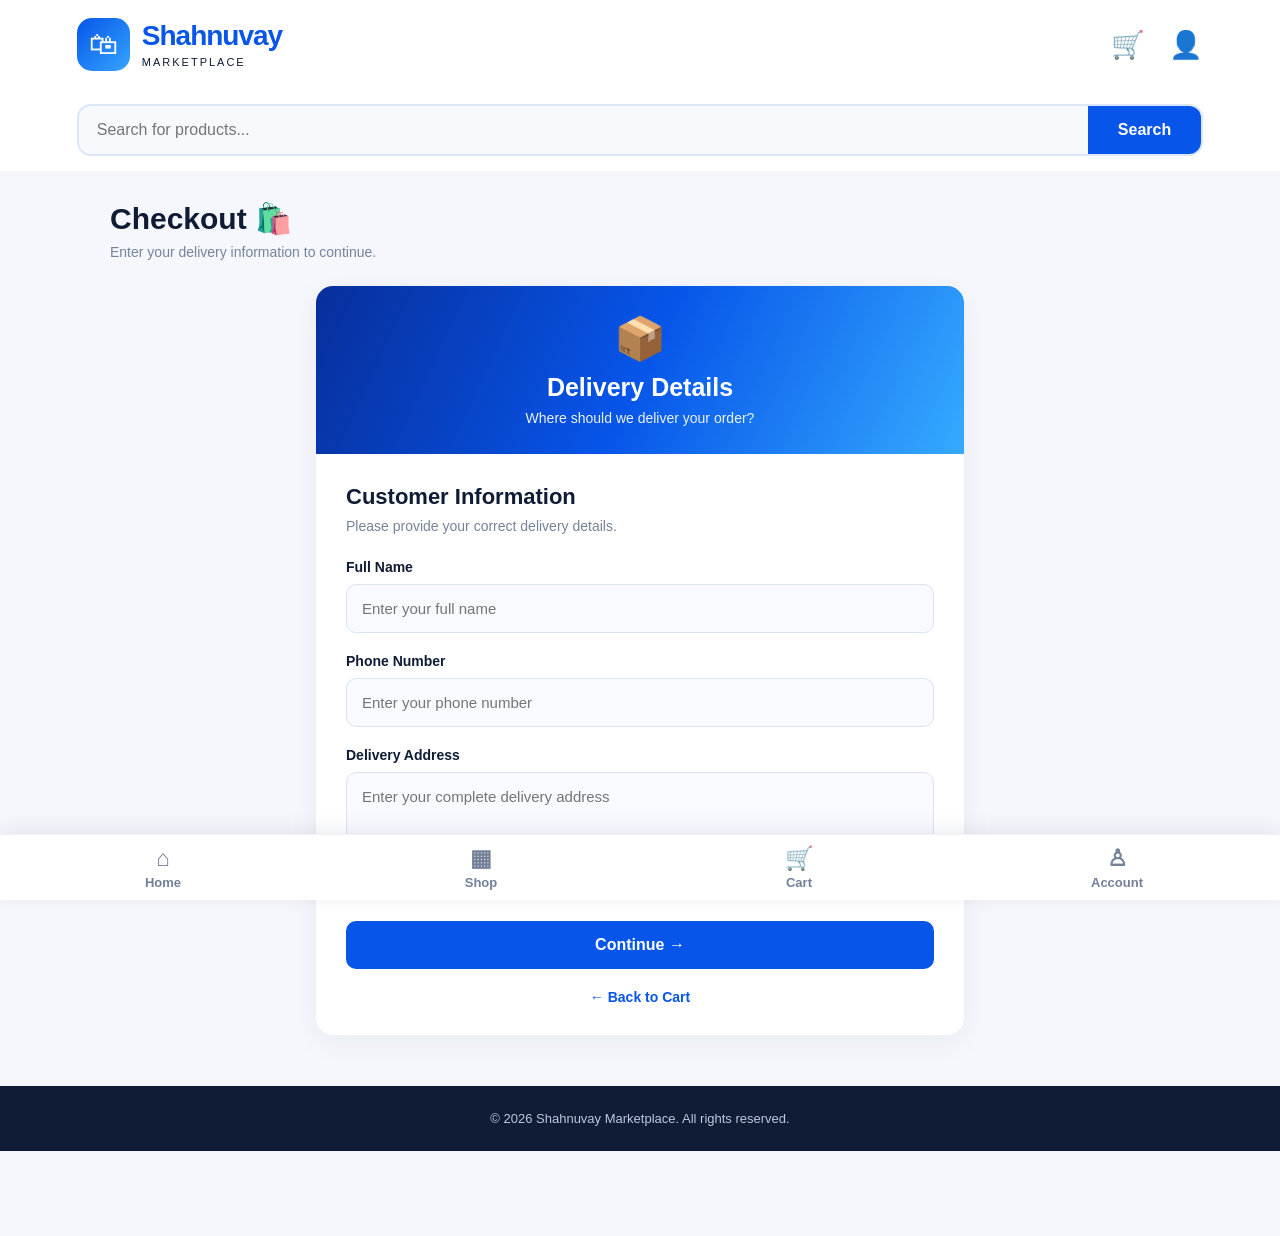
<file: templates/checkout.html>
<!DOCTYPE html>
<html lang="en">
<head>
<meta charset="UTF-8">
<meta name="viewport" content="width=device-width, initial-scale=1.0">
<title>Checkout - Shahnuvay Marketplace</title>

<style>
* {
    margin: 0;
    padding: 0;
    box-sizing: border-box;
}

:root {
    --blue: #0755e9;
    --navy: #101b35;
    --bg: #f5f7fc;
    --text: #18243b;
    --muted: #77839a;
}

body {
    font-family: Arial, Helvetica, sans-serif;
    background: var(--bg);
    color: var(--text);
    padding-bottom: 85px;
}

/* HEADER */

.header {
    background: white;
    padding: 18px 6%;
    display: flex;
    justify-content: space-between;
    align-items: center;
    box-shadow: 0 3px 15px #152b4c0d;
}

.logo {
    display: flex;
    align-items: center;
    gap: 12px;
    text-decoration: none;
}

.logo-icon {
    width: 53px;
    height: 53px;
    background: linear-gradient(135deg,#0755e9,#35a5ff);
    color: white;
    border-radius: 15px;
    display: grid;
    place-items: center;
    font-size: 29px;
}

.logo h1 {
    color: var(--blue);
    font-size: 28px;
    font-weight: 900;
    letter-spacing: -1px;
}

.logo small {
    color: var(--navy);
    font-size: 11px;
    letter-spacing: 2px;
}

.header-actions {
    display: flex;
    gap: 24px;
}

.header-actions a {
    color: var(--navy);
    text-decoration: none;
    font-size: 27px;
}

/* SEARCH */

.search-area {
    background: white;
    padding: 15px 6%;
}

.search-box {
    max-width: 1150px;
    margin: auto;
    display: flex;
    border: 2px solid #dce6fa;
    background: #f7f9fd;
    border-radius: 14px;
    overflow: hidden;
}

.search-box input {
    flex: 1;
    min-width: 0;
    border: none;
    outline: none;
    background: transparent;
    padding: 15px 18px;
    font-size: 16px;
}

.search-box button {
    border: none;
    background: var(--blue);
    color: white;
    padding: 0 30px;
    font-size: 16px;
    font-weight: bold;
    cursor: pointer;
}

/* CHECKOUT */

.container {
    max-width: 1100px;
    margin: 30px auto;
    padding: 0 20px;
}

.page-heading {
    margin-bottom: 25px;
}

.page-heading h2 {
    font-size: 30px;
    color: var(--navy);
}

.page-heading p {
    color: var(--muted);
    margin-top: 8px;
    font-size: 14px;
}

.checkout-wrapper {
    max-width: 650px;
    margin: auto;
}

.checkout-card {
    background: white;
    border-radius: 18px;
    overflow: hidden;
    border: 1px solid #edf0f5;
    box-shadow: 0 8px 30px #14233c0d;
}

.checkout-banner {
    background: linear-gradient(115deg,#082e9b,#0755e9,#35aaff);
    padding: 28px 20px;
    text-align: center;
    color: white;
}

.checkout-banner .icon {
    font-size: 42px;
    margin-bottom: 10px;
}

.checkout-banner h3 {
    font-size: 25px;
}

.checkout-banner p {
    margin-top: 8px;
    font-size: 14px;
    color: #eaf3ff;
}

.checkout-content {
    padding: 30px;
}

.checkout-content h3 {
    color: var(--navy);
    font-size: 22px;
    margin-bottom: 8px;
}

.subtitle {
    color: var(--muted);
    font-size: 14px;
    margin-bottom: 25px;
}

/* FORM */

.form-group {
    margin-bottom: 20px;
}

.form-group label {
    display: block;
    font-size: 14px;
    font-weight: bold;
    margin-bottom: 9px;
    color: var(--navy);
}

.form-group input,
.form-group textarea {
    width: 100%;
    padding: 15px;
    border: 1px solid #dce3ef;
    border-radius: 10px;
    outline: none;
    background: #f8faff;
    font-size: 15px;
    font-family: Arial, sans-serif;
    transition: .2s;
}

.form-group textarea {
    min-height: 120px;
    resize: vertical;
}

.form-group input:focus,
.form-group textarea:focus {
    border-color: var(--blue);
    box-shadow: 0 0 0 3px #0755e91a;
    background: white;
}

.continue-button {
    width: 100%;
    border: none;
    padding: 15px;
    margin-top: 5px;
    background: var(--blue);
    color: white;
    border-radius: 10px;
    font-size: 16px;
    font-weight: bold;
    cursor: pointer;
    transition: .2s;
}

.continue-button:hover {
    background: #0343bf;
    transform: translateY(-2px);
}

.back-link {
    display: block;
    text-align: center;
    margin-top: 20px;
    color: var(--blue);
    text-decoration: none;
    font-size: 14px;
    font-weight: bold;
}

/* FOOTER */

.footer {
    margin-top: 50px;
    background: var(--navy);
    color: white;
    text-align: center;
    padding: 25px 15px;
}

.footer p {
    font-size: 13px;
    color: #bdc9dc;
}

/* BOTTOM NAVIGATION */

.bottom-nav {
    display: grid;
    grid-template-columns: repeat(4,1fr);
    position: fixed;
    bottom: 0;
    left: 0;
    width: 100%;
    background: white;
    box-shadow: 0 -4px 20px #14274715;
    border-top: 1px solid #edf0f5;
    padding: 10px 4px;
    padding-bottom: calc(10px + env(safe-area-inset-bottom));
    z-index: 1000;
}

.bottom-nav a {
    display: flex;
    flex-direction: column;
    align-items: center;
    justify-content: center;
    gap: 3px;
    text-align: center;
    text-decoration: none;
    color: #738098;
    font-size: 13px;
    font-weight: bold;
}

.bottom-nav a:hover {
    color: var(--blue);
}

.bottom-nav span {
    font-size: 23px;
}

/* RESPONSIVE */

@media(max-width:600px) {

    .header {
        padding: 13px 15px;
    }

    .logo-icon {
        width: 43px;
        height: 43px;
        font-size: 23px;
    }

    .logo h1 {
        font-size: 22px;
    }

    .header-actions {
        gap: 14px;
    }

    .header-actions a {
        font-size: 23px;
    }

    .search-area {
        padding: 12px;
    }

    .search-box input {
        padding: 13px 10px;
        font-size: 14px;
    }

    .search-box button {
        padding: 0 17px;
        font-size: 14px;
    }

    .container {
        margin-top: 22px;
        padding: 0 13px;
    }

    .page-heading h2 {
        font-size: 25px;
    }

    .checkout-banner {
        padding: 25px 15px;
    }

    .checkout-banner h3 {
        font-size: 22px;
    }

    .checkout-content {
        padding: 23px 18px;
    }

    .bottom-nav a {
        font-size: 12px;
    }

    .bottom-nav span {
        font-size: 22px;
    }

    .footer {
        margin-top: 35px;
    }
}
</style>
</head>

<body>

<!-- HEADER -->

<header class="header">

    <a href="/" class="logo">
        <div class="logo-icon">🛍</div>

        <div>
            <h1>Shahnuvay</h1>
            <small>MARKETPLACE</small>
        </div>
    </a>

    <div class="header-actions">
        <a href="/cart" title="Cart">🛒</a>
        <a href="/profile" title="Account">👤</a>
    </div>

</header>

<!-- SEARCH -->

<div class="search-area">

    <form action="/shop" method="GET" class="search-box">

        <input
            type="search"
            name="q"
            placeholder="Search for products..."
        >

        <button type="submit">Search</button>

    </form>

</div>

<!-- CHECKOUT CONTENT -->

<main class="container">

    <div class="page-heading">
        <h2>Checkout 🛍️</h2>
        <p>Enter your delivery information to continue.</p>
    </div>

    <div class="checkout-wrapper">

        <div class="checkout-card">

            <div class="checkout-banner">

                <div class="icon">📦</div>

                <h3>Delivery Details</h3>

                <p>Where should we deliver your order?</p>

            </div>

            <div class="checkout-content">

                <h3>Customer Information</h3>

                <p class="subtitle">
                    Please provide your correct delivery details.
                </p>

                <form method="POST">

                    <div class="form-group">

                        <label for="name">Full Name</label>

                        <input
                            type="text"
                            id="name"
                            name="name"
                            placeholder="Enter your full name"
                            autocomplete="name"
                            required
                        >

                    </div>

                    <div class="form-group">

                        <label for="phone">Phone Number</label>

                        <input
                            type="tel"
                            id="phone"
                            name="phone"
                            placeholder="Enter your phone number"
                            autocomplete="tel"
                            required
                        >

                    </div>

                    <div class="form-group">

                        <label for="address">Delivery Address</label>

                        <textarea
                            id="address"
                            name="address"
                            placeholder="Enter your complete delivery address"
                            autocomplete="street-address"
                            required
                        ></textarea>

                    </div>

                    <button type="submit" class="continue-button">
                        Continue →
                    </button>

                </form>

                <a href="/cart" class="back-link">
                    ← Back to Cart
                </a>

            </div>

        </div>

    </div>

</main>

<!-- FOOTER -->

<footer class="footer">
    <p>© 2026 Shahnuvay Marketplace. All rights reserved.</p>
</footer>

<!-- BOTTOM NAVIGATION -->

<nav class="bottom-nav">

    <a href="/">
        <span>⌂</span>
        Home
    </a>

    <a href="/shop">
        <span>▦</span>
        Shop
    </a>

    <a href="/cart">
        <span>🛒</span>
        Cart
    </a>

    <a href="/profile">
        <span>♙</span>
        Account
    </a>

</nav>

</body>
</html>
</file>
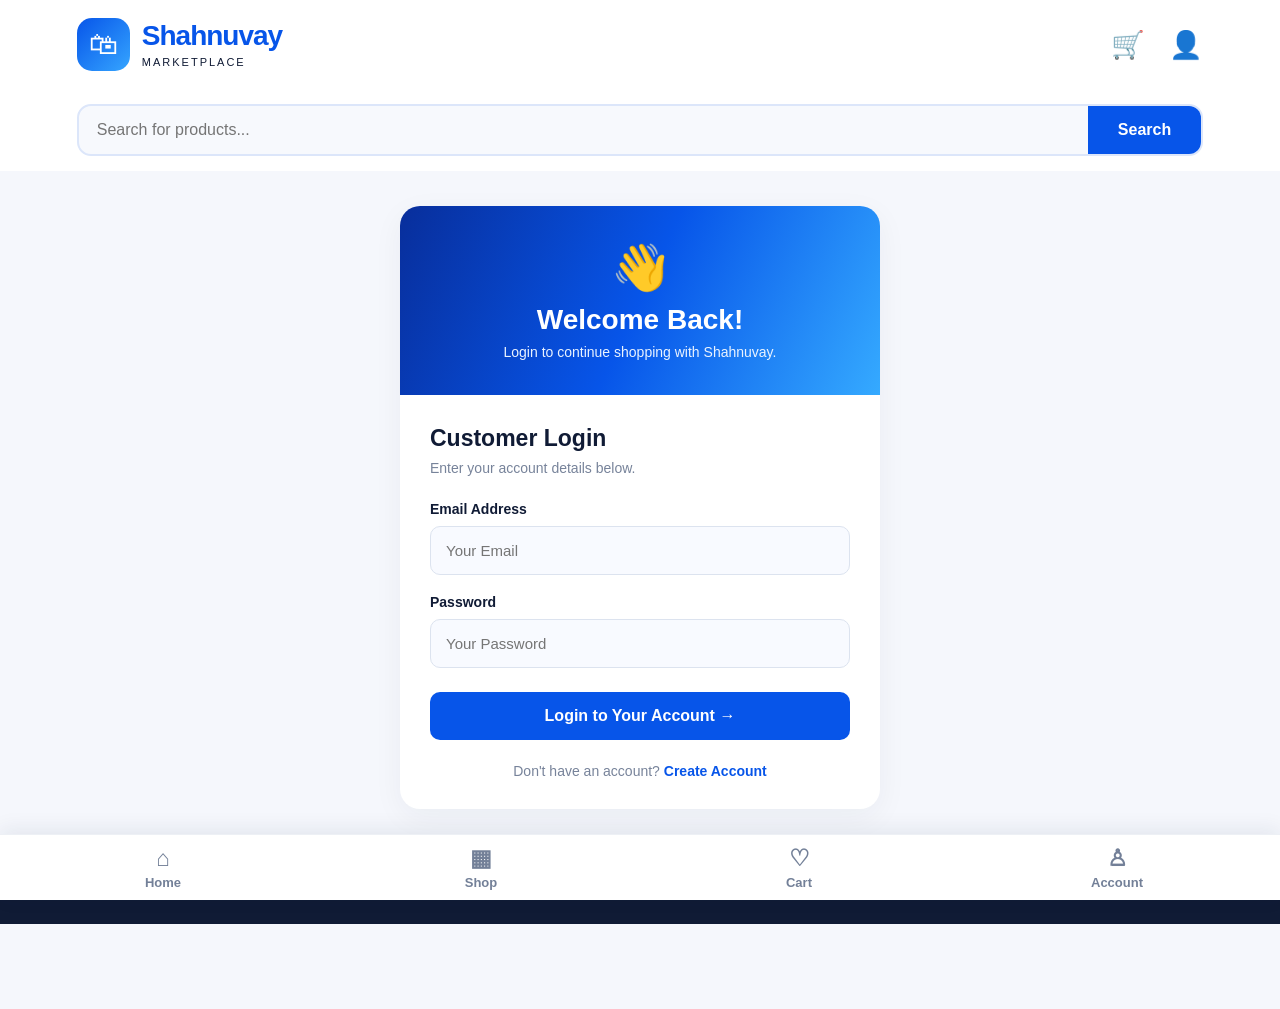
<file: templates/login.html>
<!DOCTYPE html>
<html lang="en">
<head>
<meta charset="UTF-8">
<meta name="viewport" content="width=device-width, initial-scale=1.0">
<title>Login - Shahnuvay Marketplace</title>

<style>
* {
    margin: 0;
    padding: 0;
    box-sizing: border-box;
}

:root {
    --blue: #0755e9;
    --navy: #101b35;
    --bg: #f5f7fc;
    --text: #18243b;
    --muted: #77839a;
}

body {
    font-family: Arial, Helvetica, sans-serif;
    background: var(--bg);
    color: var(--text);
    padding-bottom: 85px;
}

/* HEADER */

.header {
    background: white;
    padding: 18px 6%;
    display: flex;
    justify-content: space-between;
    align-items: center;
    box-shadow: 0 3px 15px #152b4c0d;
}

.logo {
    display: flex;
    align-items: center;
    gap: 12px;
    text-decoration: none;
}

.logo-icon {
    width: 53px;
    height: 53px;
    background: linear-gradient(135deg,#0755e9,#35a5ff);
    color: white;
    border-radius: 15px;
    display: grid;
    place-items: center;
    font-size: 29px;
}

.logo h1 {
    color: var(--blue);
    font-size: 28px;
    font-weight: 900;
    letter-spacing: -1px;
}

.logo small {
    color: var(--navy);
    font-size: 11px;
    letter-spacing: 2px;
}

.header-actions {
    display: flex;
    gap: 24px;
}

.header-actions a {
    color: var(--navy);
    text-decoration: none;
    font-size: 27px;
}

/* SEARCH */

.search-area {
    background: white;
    padding: 15px 6%;
}

.search-box {
    max-width: 1150px;
    margin: auto;
    display: flex;
    border: 2px solid #dce6fa;
    background: #f7f9fd;
    border-radius: 14px;
    overflow: hidden;
}

.search-box input {
    flex: 1;
    min-width: 0;
    border: none;
    outline: none;
    background: transparent;
    padding: 15px 18px;
    font-size: 16px;
}

.search-box button {
    border: none;
    background: var(--blue);
    color: white;
    padding: 0 30px;
    font-size: 16px;
    font-weight: bold;
    cursor: pointer;
}

/* LOGIN AREA */

.container {
    max-width: 1100px;
    margin: 35px auto;
    padding: 0 20px;
}

.login-wrapper {
    max-width: 480px;
    margin: 0 auto;
}

.login-card {
    background: white;
    border-radius: 20px;
    overflow: hidden;
    box-shadow: 0 8px 30px #14233c0d;
}

.login-banner {
    background: linear-gradient(115deg,#082e9b,#0755e9,#35aaff);
    padding: 35px 20px;
    text-align: center;
    color: white;
}

.login-banner .icon {
    font-size: 45px;
    margin-bottom: 10px;
}

.login-banner h2 {
    font-size: 28px;
}

.login-banner p {
    margin-top: 8px;
    font-size: 14px;
    color: #eaf3ff;
}

.login-content {
    padding: 30px;
}

.login-content h3 {
    font-size: 23px;
    color: var(--navy);
    margin-bottom: 8px;
}

.subtitle {
    color: var(--muted);
    font-size: 14px;
    margin-bottom: 25px;
}

/* FORM */

.form-group {
    margin-bottom: 19px;
}

.form-group label {
    display: block;
    font-size: 14px;
    font-weight: bold;
    margin-bottom: 9px;
    color: var(--navy);
}

.form-group input {
    width: 100%;
    padding: 15px;
    border: 1px solid #dce3ef;
    border-radius: 10px;
    outline: none;
    background: #f8faff;
    font-size: 15px;
    transition: .2s;
}

.form-group input:focus {
    border-color: var(--blue);
    box-shadow: 0 0 0 3px #0755e91a;
    background: white;
}

.login-button {
    width: 100%;
    border: none;
    padding: 15px;
    margin-top: 5px;
    background: var(--blue);
    color: white;
    border-radius: 10px;
    font-size: 16px;
    font-weight: bold;
    cursor: pointer;
    transition: .2s;
}

.login-button:hover {
    background: #0343bf;
    transform: translateY(-2px);
}

.signup-text {
    text-align: center;
    margin-top: 23px;
    color: var(--muted);
    font-size: 14px;
}

.signup-text a {
    color: var(--blue);
    text-decoration: none;
    font-weight: bold;
}

/* FOOTER */

.footer {
    margin-top: 50px;
    background: var(--navy);
    color: white;
    text-align: center;
    padding: 25px 15px;
}

.footer p {
    font-size: 13px;
    color: #bdc9dc;
}

/* BOTTOM NAVIGATION */

.bottom-nav {
    display: grid;
    grid-template-columns: repeat(4,1fr);
    position: fixed;
    bottom: 0;
    left: 0;
    width: 100%;
    background: white;
    box-shadow: 0 -4px 20px #14274715;
    border-top: 1px solid #edf0f5;
    padding: 10px 4px;
    padding-bottom: calc(10px + env(safe-area-inset-bottom));
    z-index: 1000;
}

.bottom-nav a {
    display: flex;
    flex-direction: column;
    align-items: center;
    justify-content: center;
    gap: 3px;
    text-align: center;
    text-decoration: none;
    color: #738098;
    font-size: 13px;
    font-weight: bold;
}

.bottom-nav a:hover,
.bottom-nav a.active {
    color: var(--blue);
}

.bottom-nav span {
    font-size: 23px;
}

/* RESPONSIVE */

@media(max-width:600px) {

    .header {
        padding: 13px 15px;
    }

    .logo-icon {
        width: 43px;
        height: 43px;
        font-size: 23px;
    }

    .logo h1 {
        font-size: 22px;
    }

    .header-actions {
        gap: 14px;
    }

    .header-actions a {
        font-size: 23px;
    }

    .search-area {
        padding: 12px;
    }

    .search-box input {
        padding: 13px 10px;
        font-size: 14px;
    }

    .search-box button {
        padding: 0 17px;
        font-size: 14px;
    }

    .container {
        margin-top: 22px;
        padding: 0 13px;
    }

    .login-banner {
        padding: 28px 15px;
    }

    .login-banner h2 {
        font-size: 24px;
    }

    .login-content {
        padding: 23px 18px;
    }

    .login-content h3 {
        font-size: 21px;
    }

    .bottom-nav a {
        font-size: 12px;
    }

    .bottom-nav span {
        font-size: 22px;
    }

    .footer {
        margin-top: 35px;
    }
}
</style>
</head>

<body>

<!-- HEADER -->

<header class="header">

    <a href="/" class="logo">
        <div class="logo-icon">🛍</div>

        <div>
            <h1>Shahnuvay</h1>
            <small>MARKETPLACE</small>
        </div>
    </a>

    <div class="header-actions">
        <a href="/cart" title="Cart">🛒</a>
        <a href="/profile" title="Account">👤</a>
    </div>

</header>

<!-- SEARCH -->

<div class="search-area">

    <form action="/shop" method="GET" class="search-box">

        <input
            type="search"
            name="q"
            placeholder="Search for products..."
        >

        <button type="submit">Search</button>

    </form>

</div>

<!-- LOGIN CONTENT -->

<main class="container">

    <div class="login-wrapper">

        <div class="login-card">

            <div class="login-banner">

                <div class="icon">👋</div>

                <h2>Welcome Back!</h2>

                <p>Login to continue shopping with Shahnuvay.</p>

            </div>

            <div class="login-content">

                <h3>Customer Login</h3>

                <p class="subtitle">
                    Enter your account details below.
                </p>

                <form method="POST">

                    <div class="form-group">

                        <label for="email">Email Address</label>

                        <input
                            type="email"
                            id="email"
                            name="email"
                            placeholder="Your Email"
                            autocomplete="email"
                            required
                        >

                    </div>

                    <div class="form-group">

                        <label for="password">Password</label>

                        <input
                            type="password"
                            id="password"
                            name="password"
                            placeholder="Your Password"
                            autocomplete="current-password"
                            required
                        >

                    </div>

                    <button type="submit" class="login-button">
                        Login to Your Account →
                    </button>

                </form>

                <p class="signup-text">
                    Don't have an account?
                    <a href="/signup">Create Account</a>
                </p>

            </div>

        </div>

    </div>

</main>

<!-- FOOTER -->

<footer class="footer">
    <p>© 2026 Shahnuvay Marketplace. All rights reserved.</p>
</footer>

<!-- BOTTOM NAVIGATION -->

<nav class="bottom-nav">

    <a href="/">
        <span>⌂</span>
        Home
    </a>

    <a href="/shop">
        <span>▦</span>
        Shop
    </a>

    <a href="/cart">
        <span>♡</span>
        Cart
    </a>

    <a href="/profile">
        <span>♙</span>
        Account
    </a>

</nav>

</body>
</html>
</file>
